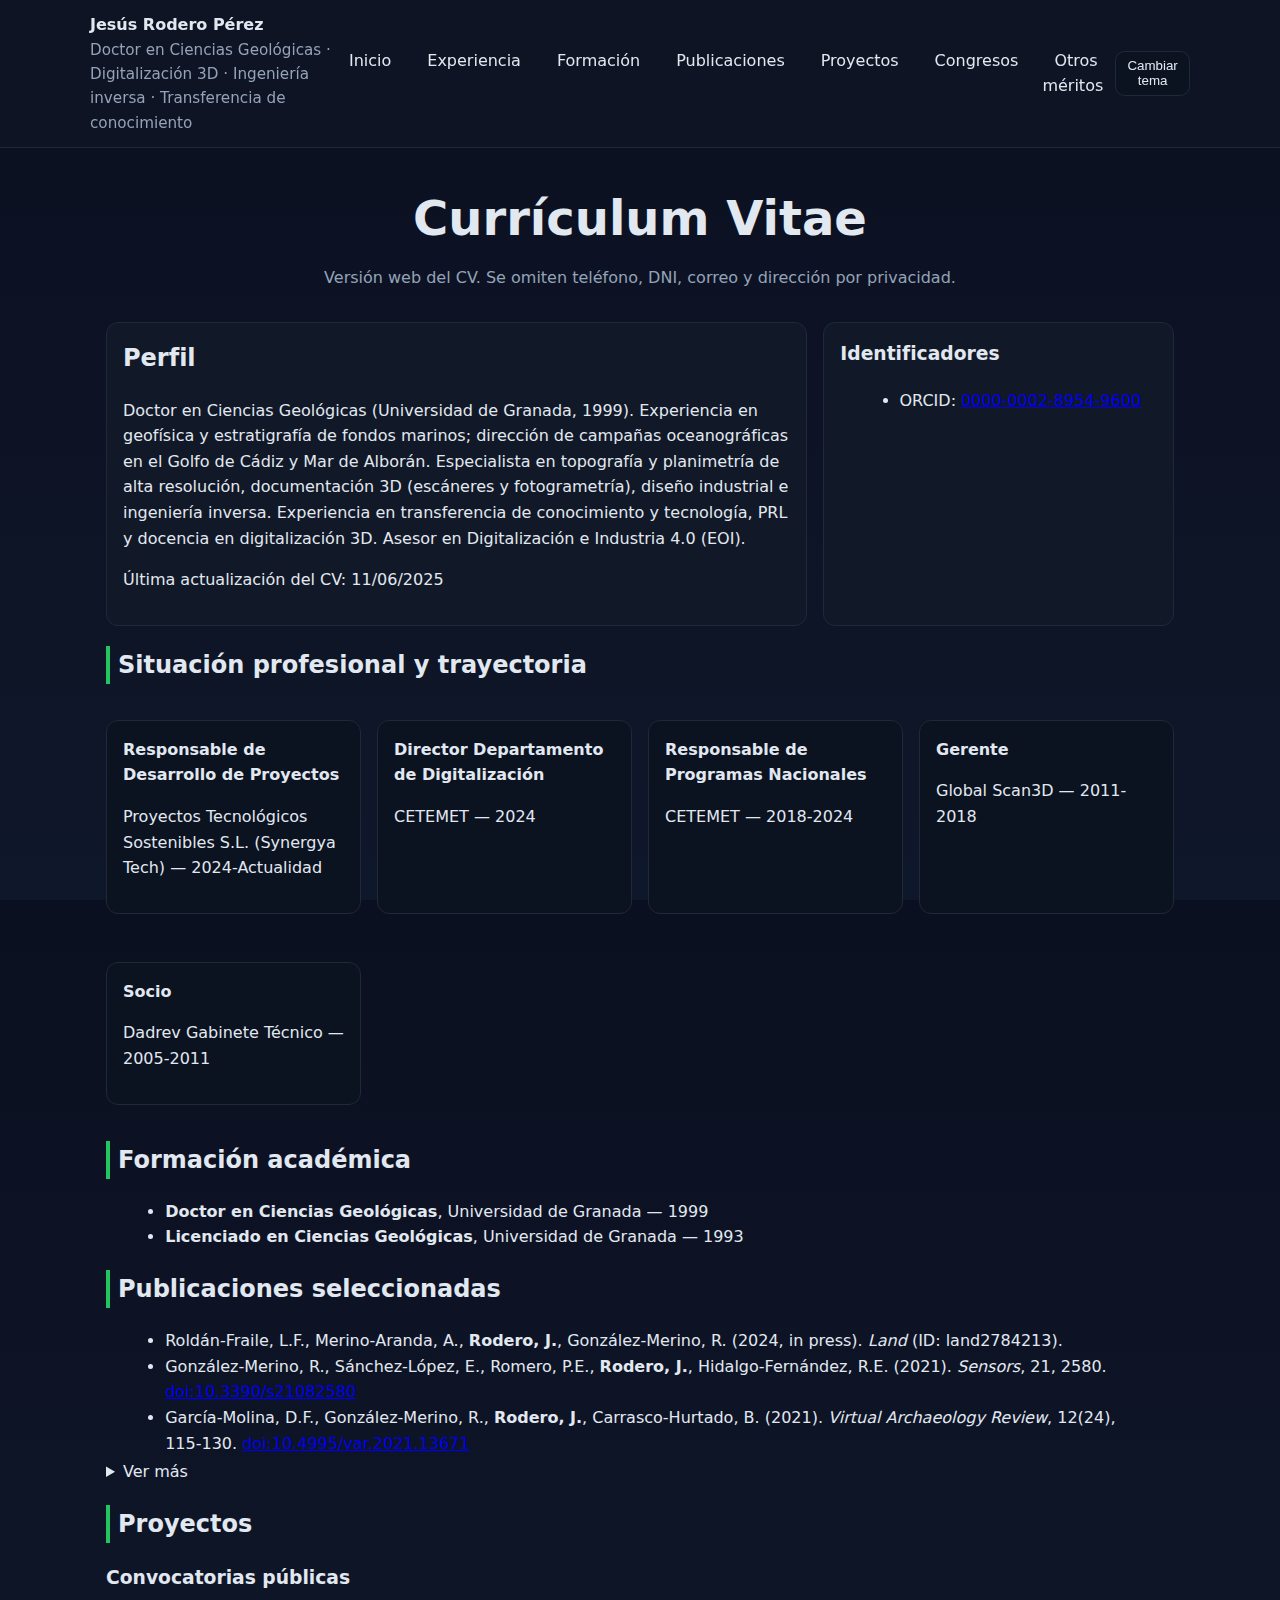
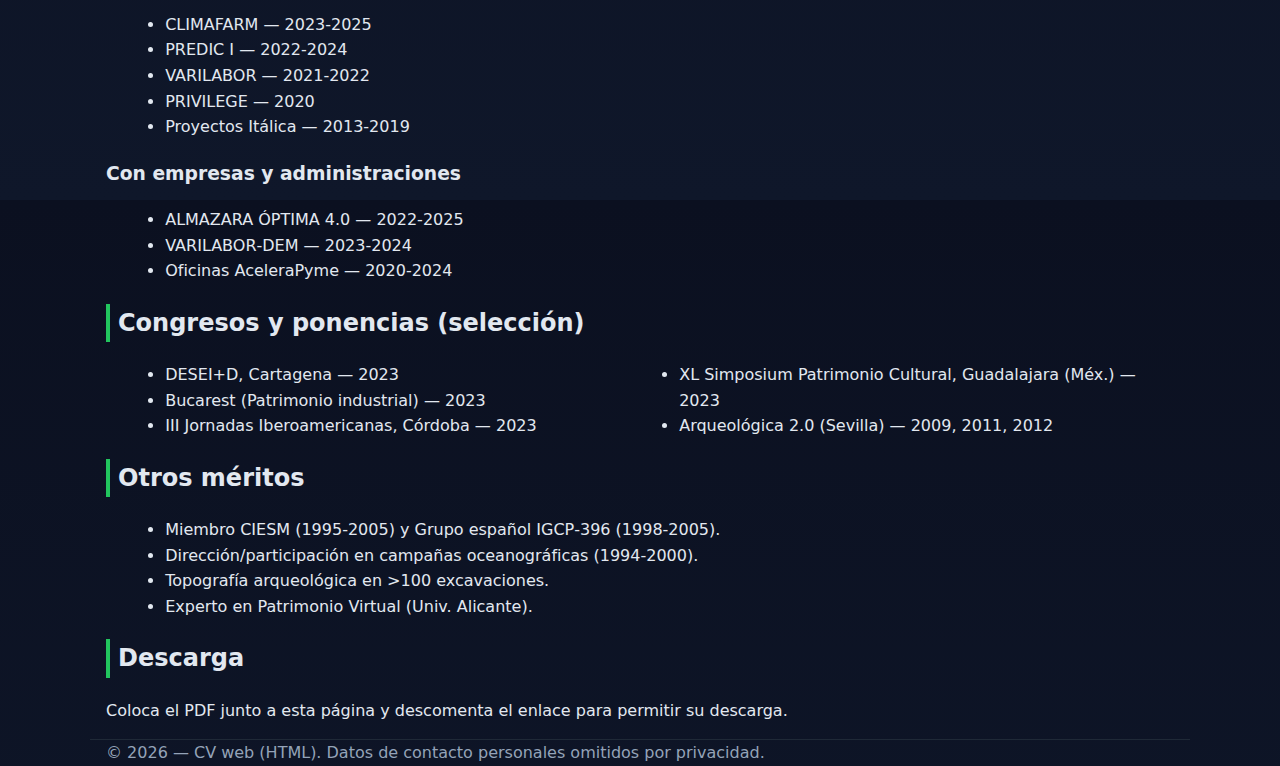
<file: CV_JRP_ed02/index.html>
<!doctype html>
<html lang="es">
<head>
  <meta charset="utf-8" />
  <meta name="viewport" content="width=device-width, initial-scale=1" />
  <title>CV — Jesús Rodero Pérez</title>
  <meta name="description" content="Currículum web de Jesús Rodero Pérez: geología, digitalización 3D, ingeniería inversa y transferencia de conocimiento." />
  <link rel="stylesheet" href="style.css" />
</head>
<body>
  <a class="sr-only" href="#contenido">Saltar al contenido</a>

  <header role="banner">
    <div class="container header-inner">
      <div aria-label="Marca del sitio">
        <strong>Jesús Rodero Pérez</strong>
        <div class="role">Doctor en Ciencias Geológicas · Digitalización 3D · Ingeniería inversa · Transferencia de conocimiento</div>
      </div>
      <nav aria-label="Principal">
        <ul>
          <li><a href="#inicio">Inicio</a></li>
          <li><a href="#experiencia">Experiencia</a></li>
          <li><a href="#formacion">Formación</a></li>
          <li><a href="#pubs">Publicaciones</a></li>
          <li><a href="#proyectos">Proyectos</a></li>
          <li><a href="#congresos">Congresos</a></li>
          <li><a href="#meritos">Otros méritos</a></li>
        </ul>
      </nav>
      <button class="mode-toggle" id="toggleTema" aria-pressed="false">Cambiar tema</button>
    </div>
  </header>

  <section class="hero container" id="inicio">
    <h1>Currículum Vitae</h1>
    <p>Versión web del CV. Se omiten teléfono, DNI, correo y dirección por privacidad.</p>
  </section>

  <main class="container" id="contenido">
    <div class="grid">
      <article aria-labelledby="perfil">
        <h2 id="perfil">Perfil</h2>
        <p>
          Doctor en Ciencias Geológicas (Universidad de Granada, 1999). Experiencia en geofísica y estratigrafía de fondos marinos; dirección de campañas oceanográficas en el Golfo de Cádiz y Mar de Alborán. Especialista en topografía y planimetría de alta resolución, documentación 3D (escáneres y fotogrametría), diseño industrial e ingeniería inversa. Experiencia en transferencia de conocimiento y tecnología, PRL y docencia en digitalización 3D. Asesor en Digitalización e Industria 4.0 (EOI).
        </p>
        <p class="meta">Última actualización del CV: 11/06/2025</p>
      </article>

      <aside aria-labelledby="identificadores">
        <h3 id="identificadores">Identificadores</h3>
        <ul>
          <li>ORCID: <a href="https://orcid.org/0000-0002-8954-9600" target="_blank" rel="noopener">0000-0002-8954-9600</a></li>
        </ul>
      </aside>
    </div>

    <section aria-labelledby="experiencia">
      <h2 id="experiencia">Situación profesional y trayectoria</h2>
      <div class="cards">
        <section class="card">
          <h4>Responsable de Desarrollo de Proyectos</h4>
          <p class="meta">Proyectos Tecnológicos Sostenibles S.L. (Synergya Tech) — 2024-Actualidad</p>
        </section>
        <section class="card">
          <h4>Director Departamento de Digitalización</h4>
          <p class="meta">CETEMET — 2024</p>
        </section>
        <section class="card">
          <h4>Responsable de Programas Nacionales</h4>
          <p class="meta">CETEMET — 2018-2024</p>
        </section>
        <section class="card">
          <h4>Gerente</h4>
          <p class="meta">Global Scan3D — 2011-2018</p>
        </section>
        <section class="card">
          <h4>Socio</h4>
          <p class="meta">Dadrev Gabinete Técnico — 2005-2011</p>
        </section>
      </div>
    </section>

    <section aria-labelledby="formacion">
      <h2 id="formacion">Formación académica</h2>
      <ul>
        <li><strong>Doctor en Ciencias Geológicas</strong>, Universidad de Granada — 1999</li>
        <li><strong>Licenciado en Ciencias Geológicas</strong>, Universidad de Granada — 1993</li>
      </ul>
    </section>

    <section aria-labelledby="pubs">
      <h2 id="pubs">Publicaciones seleccionadas</h2>
      <ul>
        <li>Roldán‑Fraile, L.F., Merino‑Aranda, A., <strong>Rodero, J.</strong>, González‑Merino, R. (2024, in press). <em>Land</em> (ID: land2784213).</li>
        <li>González‑Merino, R., Sánchez‑López, E., Romero, P.E., <strong>Rodero, J.</strong>, Hidalgo‑Fernández, R.E. (2021). <em>Sensors</em>, 21, 2580. <a href="https://doi.org/10.3390/s21082580" target="_blank" rel="noopener">doi:10.3390/s21082580</a></li>
        <li>García‑Molina, D.F., González‑Merino, R., <strong>Rodero, J.</strong>, Carrasco‑Hurtado, B. (2021). <em>Virtual Archaeology Review</em>, 12(24), 115‑130. <a href="https://doi.org/10.4995/var.2021.13671" target="_blank" rel="noopener">doi:10.4995/var.2021.13671</a></li>
      </ul>
      <details>
        <summary>Ver más</summary>
        <ul class="two-col">
          <li>Badorrey, E., Losada, M.A., <strong>Rodero, J.</strong> (2008). <em>Coastal Engineering</em>, 55(7‑8), 685‑700.</li>
          <li>Hernández‑Molina, F.J., et al., <strong>Rodero, J.</strong> (2003). <em>Geology</em>, 31, 19‑22.</li>
          <li>Somoza, L., et al., <strong>Rodero, J.</strong> (2003). <em>Marine Geology</em>, 195, 153‑176.</li>
          <li>Lobo, F.J., et al., <strong>Rodero, J.</strong> (2000). <em>Marine Geology</em>, 164, 91‑117.</li>
        </ul>
      </details>
    </section>

    <section aria-labelledby="proyectos">
      <h2 id="proyectos">Proyectos</h2>
      <h3>Convocatorias públicas</h3>
      <ul>
        <li>CLIMAFARM — 2023-2025</li>
        <li>PREDIC I — 2022-2024</li>
        <li>VARILABOR — 2021-2022</li>
        <li>PRIVILEGE — 2020</li>
        <li>Proyectos Itálica — 2013-2019</li>
      </ul>

      <h3>Con empresas y administraciones</h3>
      <ul>
        <li>ALMAZARA ÓPTIMA 4.0 — 2022-2025</li>
        <li>VARILABOR‑DEM — 2023-2024</li>
        <li>Oficinas AceleraPyme — 2020-2024</li>
      </ul>
    </section>

    <section aria-labelledby="congresos">
      <h2 id="congresos">Congresos y ponencias (selección)</h2>
      <ul class="two-col">
        <li>DESEI+D, Cartagena — 2023</li>
        <li>Bucarest (Patrimonio industrial) — 2023</li>
        <li>III Jornadas Iberoamericanas, Córdoba — 2023</li>
        <li>XL Simposium Patrimonio Cultural, Guadalajara (Méx.) — 2023</li>
        <li>Arqueológica 2.0 (Sevilla) — 2009, 2011, 2012</li>
      </ul>
    </section>

    <section aria-labelledby="meritos">
      <h2 id="meritos">Otros méritos</h2>
      <ul>
        <li>Miembro CIESM (1995-2005) y Grupo español IGCP‑396 (1998-2005).</li>
        <li>Dirección/participación en campañas oceanográficas (1994-2000).</li>
        <li>Topografía arqueológica en &gt;100 excavaciones.</li>
        <li>Experto en Patrimonio Virtual (Univ. Alicante).</li>
      </ul>
    </section>

    <section aria-labelledby="descarga">
      <h2 id="descarga">Descarga</h2>
      <p class="meta">Coloca el PDF junto a esta página y descomenta el enlace para permitir su descarga.</p>
      <p class="meta">
        <!-- <a href="CVA_JESUS RODERO_JUN2025.pdf" download>Descargar CV en PDF</a> -->
      </p>
    </section>
  </main>

  <footer class="container" role="contentinfo">
    © <span id="ano"></span> — CV web (HTML). Datos de contacto personales omitidos por privacidad.
  </footer>

  <script>
    // Año actual en footer
    document.getElementById('ano').textContent = new Date().getFullYear();

    // Modo oscuro / claro
    const btn = document.getElementById('toggleTema');
    btn.addEventListener('click', () => {
      const isLight = document.documentElement.classList.toggle('modo-claro');
      btn.setAttribute('aria-pressed', String(isLight));
    });
  </script>
</body>
</html>
</file>
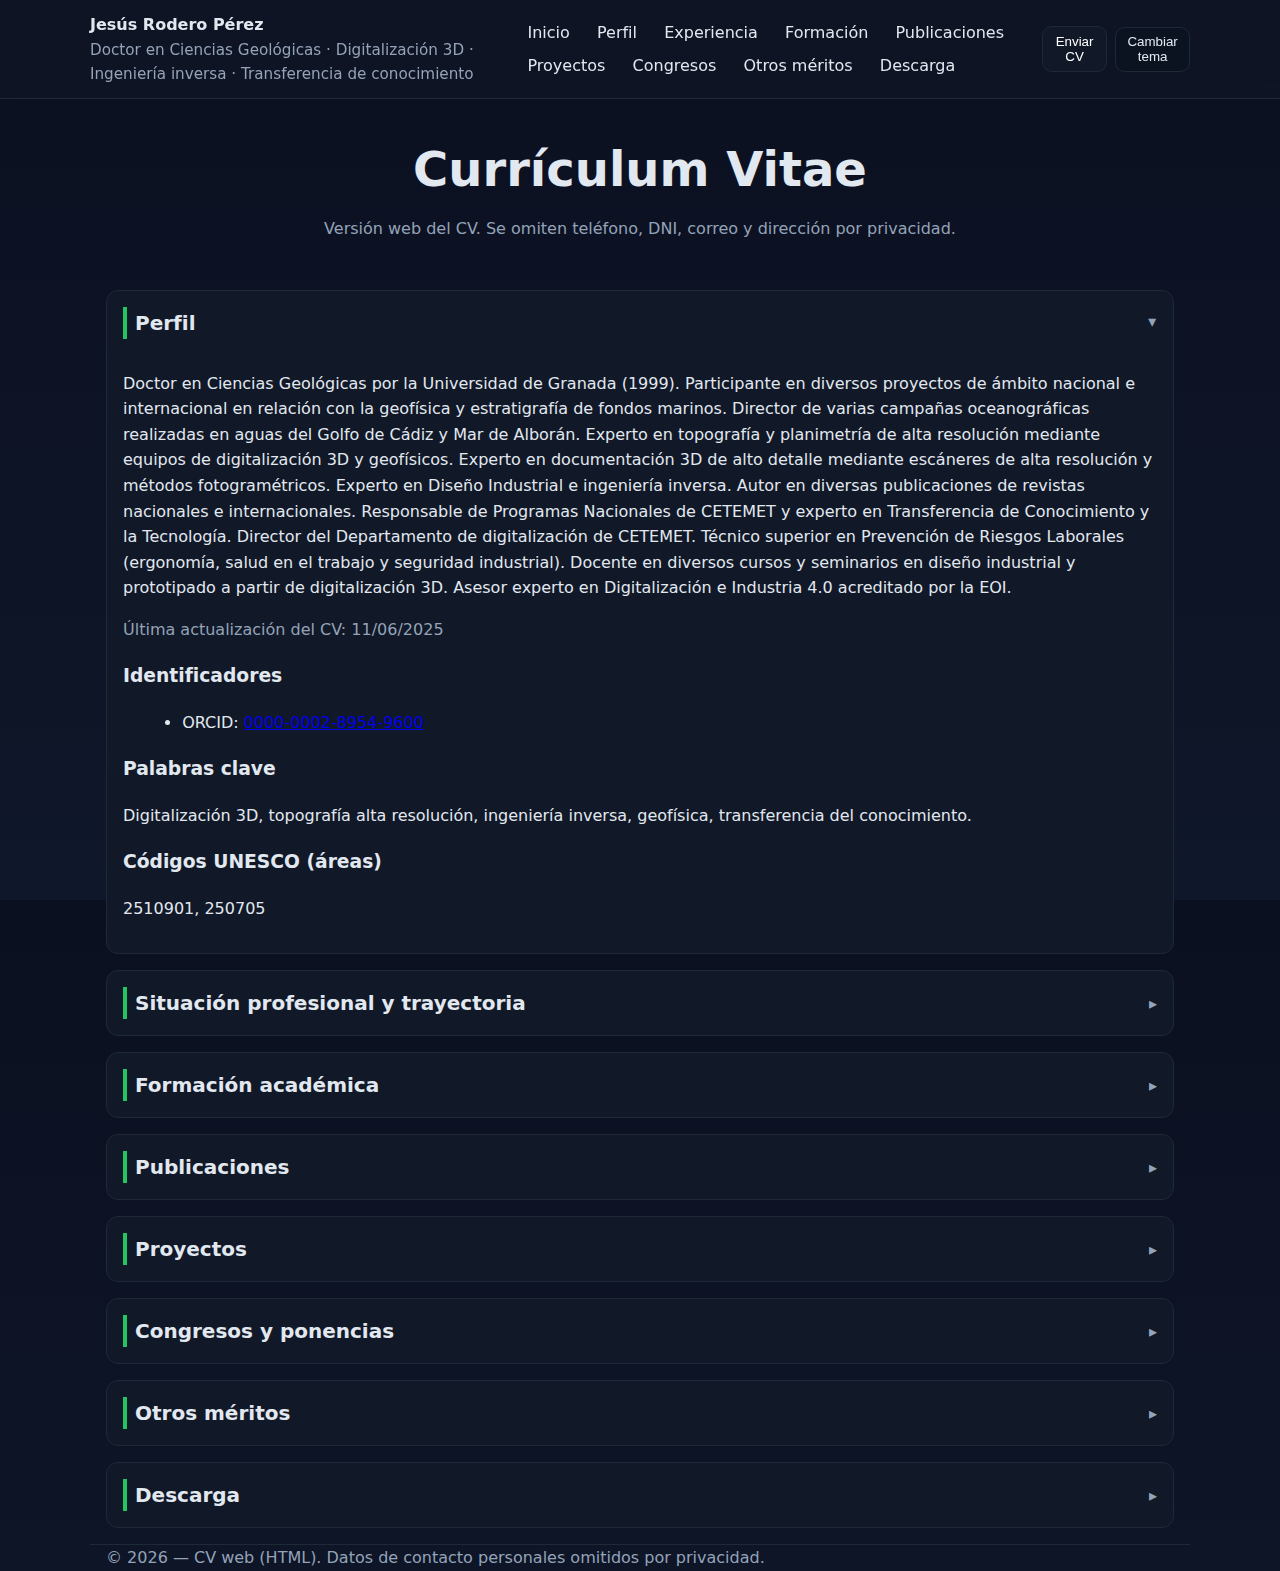
<file: CV_JRP_ed03/index.html>
<!doctype html>
<html lang="es">
<head>
  <meta charset="utf-8" />
  <meta name="viewport" content="width=device-width, initial-scale=1" />
  <title>CV — Jesús Rodero Pérez</title>
  <meta name="description" content="Currículum web de Jesús Rodero Pérez: geología, digitalización 3D, ingeniería inversa y transferencia de conocimiento." />
  <link rel="stylesheet" href="style.css" />
</head>
<body>
  <a class="sr-only" href="#contenido">Saltar al contenido</a>

  <header role="banner">
    <div class="container header-inner">
      <div aria-label="Marca del sitio">
        <strong>Jesús Rodero Pérez</strong>
        <div class="role">Doctor en Ciencias Geológicas · Digitalización 3D · Ingeniería inversa · Transferencia de conocimiento</div>
      </div>

      <nav aria-label="Principal">
        <ul>
          <li><a class="goto" href="#inicio">Inicio</a></li>
          <li><a class="goto" href="#perfil">Perfil</a></li>
          <li><a class="goto" href="#experiencia">Experiencia</a></li>
          <li><a class="goto" href="#formacion">Formación</a></li>
          <li><a class="goto" href="#publicaciones">Publicaciones</a></li>
          <li><a class="goto" href="#proyectos">Proyectos</a></li>
          <li><a class="goto" href="#congresos">Congresos</a></li>
          <li><a class="goto" href="#meritos">Otros méritos</a></li>
          <li><a class="goto" href="#descarga">Descarga</a></li>
        </ul>
      </nav>

      <div class="header-actions">
        <button id="btnEnviar" class="cv-button" aria-haspopup="dialog">Enviar CV</button>
        <button class="mode-toggle" id="toggleTema" aria-pressed="false" title="Cambiar tema">Cambiar tema</button>
      </div>
    </div>
  </header>

  <!-- Diálogo Enviar CV -->
  <dialog id="emailDialog" aria-labelledby="emailDialogTitle">
    <form method="dialog" class="dialog-form" id="emailForm" novalidate>
      <h3 id="emailDialogTitle">Enviar CV por email</h3>
      <p class="dialog-help">Introduce una dirección de correo. Se abrirá tu gestor de correo con un borrador y enlace al PDF.</p>
      <label for="emailInput">Email</label>
      <input id="emailInput" name="email" type="email" placeholder="persona@dominio.com" required />
      <p class="field-error" id="emailError" role="alert" aria-live="polite"></p>
      <div class="dialog-actions">
        <button value="cancel" class="btn-secondary" id="cancelDialog">Cancelar</button>
        <button id="sendCvBtn" class="btn-primary">Enviar</button>
      </div>
    </form>
  </dialog>

  <section class="hero container" id="inicio">
    <h1>Currículum Vitae</h1>
    <p>Versión web del CV. Se omiten teléfono, DNI, correo y dirección por privacidad.</p>
  </section>

  <main class="container" id="contenido">
    <!-- PERFIL -->
    <details class="accordion" id="perfil" open>
      <summary><h2>Perfil</h2></summary>
      <div class="accordion-content">
        <p>
          Doctor en Ciencias Geológicas por la Universidad de Granada (1999). Participante en diversos proyectos de ámbito nacional e internacional en relación con la geofísica y estratigrafía de fondos marinos. Director de varias campañas oceanográficas realizadas en aguas del Golfo de Cádiz y Mar de Alborán. Experto en topografía y planimetría de alta resolución mediante equipos de digitalización 3D y geofísicos. Experto en documentación 3D de alto detalle mediante escáneres de alta resolución y métodos fotogramétricos. Experto en Diseño Industrial e ingeniería inversa. Autor en diversas publicaciones de revistas nacionales e internacionales. Responsable de Programas Nacionales de CETEMET y experto en Transferencia de Conocimiento y la Tecnología. Director del Departamento de digitalización de CETEMET. Técnico superior en Prevención de Riesgos Laborales (ergonomía, salud en el trabajo y seguridad industrial). Docente en diversos cursos y seminarios en diseño industrial y prototipado a partir de digitalización 3D. Asesor experto en Digitalización e Industria 4.0 acreditado por la EOI.
        </p>
        <p class="meta">Última actualización del CV: 11/06/2025</p>
        <h3>Identificadores</h3>
        <ul>
          <li>ORCID: <a href="https://orcid.org/0000-0002-8954-9600" target="_blank" rel="noopener">0000-0002-8954-9600</a></li>
        </ul>
        <h3>Palabras clave</h3>
        <p>Digitalización 3D, topografía alta resolución, ingeniería inversa, geofísica, transferencia del conocimiento.</p>
        <h3>Códigos UNESCO (áreas)</h3>
        <p>2510901, 250705</p>
      </div>
    </details>

    <!-- EXPERIENCIA -->
    <details class="accordion" id="experiencia">
      <summary><h2>Situación profesional y trayectoria</h2></summary>
      <div class="accordion-content">
        <div class="cards">
          <section class="card">
            <h4>Responsable de Desarrollo de Proyectos</h4>
            <p class="meta">Proyectos Tecnológicos Sostenibles S.L. (Synergya Tech) — 2024–Actualidad</p>
          </section>
          <section class="card">
            <h4>Director Departamento de Digitalización</h4>
            <p class="meta">CETEMET — 2024</p>
          </section>
          <section class="card">
            <h4>Responsable de Programas Nacionales</h4>
            <p class="meta">CETEMET — 2018–2024</p>
          </section>
          <section class="card">
            <h4>Gerente</h4>
            <p class="meta">Global Scan3D — 2011–2018</p>
          </section>
          <section class="card">
            <h4>Socio</h4>
            <p class="meta">Dadrev Gabinete Técnico — 2005–2011</p>
          </section>
        </div>
      </div>
    </details>

    <!-- FORMACION -->
    <details class="accordion" id="formacion">
      <summary><h2>Formación académica</h2></summary>
      <div class="accordion-content">
        <ul>
          <li><strong>Doctor en Ciencias Geológicas</strong>, Universidad de Granada — 1999</li>
          <li><strong>Licenciado en Ciencias Geológicas</strong>, Universidad de Granada — 1993</li>
        </ul>
      </div>
    </details>

    <!-- PUBLICACIONES -->
    <details class="accordion" id="publicaciones">
      <summary><h2>Publicaciones</h2></summary>
      <div class="accordion-content">
        <ul class="two-col">
          <li>Roldán-Fraile, L.F., Merino-Aranda, A., <strong>Rodero, J.</strong> & Gonzáles-Merino, R. (2024, in press). The assessment of Geological and Mining-Industrial Heritage: The Cultural Landscape of Linares-La Carolina Mining District (Spain). <em>Land</em> (In press, ID: land2784213).</li>
          <li>González-Merino, R.; Sánchez-López, E.; Romero, P.E.; <strong>Rodero, J.</strong>; Hidalgo-Fernández, R.E. (2021). Low-Cost Prototype to Automate the 3D Digitization of Pieces. <em>Sensors</em>, 21, 2580. <a href="https://doi.org/10.3390/s21082580" target="_blank" rel="noopener">doi:10.3390/s21082580</a></li>
          <li>García-Molina, D.F., González-Merino, R., <strong>Rodero, J.</strong> & Carrasco-Hurtado, B. (2021). 3D documentation... Castle of Priego de Córdoba (Spain). <em>Virtual Archaeology Review</em>, 12(24), 115–130. <a href="https://doi.org/10.4995/var.2021.13671" target="_blank" rel="noopener">doi:10.4995/var.2021.13671</a></li>
          <li>Badorrey, E., Losada, M.A., <strong>Rodero, J.</strong> (2008). Sediment transport patterns... <em>Coastal Engineering</em>, 55(7–8), 685–700.</li>
          <li>Somoza, L., Maldonado, A., <strong>Rodero, J.</strong>, et al. (2007). Mapa Geológico de la Plataforma Continental... (IGME). Ministerio de Ciencia y Tecnología, Madrid.</li>
          <li>Avilés, A., <strong>Rodero, J.</strong>, Amores, V., et al. (2006). Factors controlling phosphorus speciation... <em>Journal of Hydrology</em>, 331(3–4), 396–408.</li>
          <li>Yebra, A., <strong>Rodero, J.</strong>, López-Galindo, A., Setti, M., Ortenzi, A. (2003). Mineral quantification by digital image analysis: I. Balkema, 1047–1050.</li>
          <li><strong>Rodero, J.</strong>, Yebra, A., López-Galindo (2003). Mineral quantification by digital image analysis: II. Balkema, 1015–1018.</li>
          <li>Fernández-Salas, L.M., Lobo, F.J., Hernández-Molina, F.J., Somoza, L., <strong>Rodero, J.</strong>, et al. (2003). High-resolution architecture... <em>Continental Shelf Research</em>, 23, 1037–1054.</li>
          <li>Somoza, L., Díaz del Río, V., León, R., Ivanov, M.K., Fernández-Puga, M.C., Gardner, J., Hernández-Molina, F.J., Pinheiro, L.M., <strong>Rodero, J.</strong>, et al. (2003). Seabed morphology and hydrocarbon seepage. <em>Marine Geology</em>, 195, 153–176.</li>
          <li>Hernández-Molina, F.J., Llave, E., Somoza, L., et al., <strong>Rodero, J.</strong> (2003). Looking for clues... <em>Geology</em>, 31, 19–22.</li>
          <li><strong>Rodero, J.</strong> & Maldonado, A. (2002). El papel de los estrechos... <em>VI Jornadas Españolas de Ingeniería de Costas y Puertos</em>, 1, 139–140.</li>
          <li>Lobo, F.J., Hernández-Molina, F.J., Somoza, L., <strong>Rodero, J.</strong>, Maldonado, A., Barnolas, A. (2000). Patterns of bottom current flow... <em>Marine Geology</em>, 164, 91–117.</li>
          <li><strong>Rodero, J.</strong>, Lobo, F.J., Hernández-Molina, F.J., Somoza, L., Maldonado, A. (2000). Analysis of undulate morphologies... Serv. Publi. Univ. Faro.</li>
          <li>Somoza, L., Díaz del Río, V., Hernández-Molina, F.J., León, R., Lobato, A., Alveirinho Dias, J.M., <strong>Rodero, J.</strong>, Medialdea, T. & TASYO Team (2000). New discovery of a mud volcano field... Serv. Publi. Univ. Faro.</li>
          <li>Maldonado, A. & <strong>Rodero, J.</strong> (2000). La evolución de los portales Atlántico–Mediterráneo... <em>Temas Geológico-Mineros</em>, ITGE, 30, 107–115.</li>
          <li>Nelson, C.H., Baraza, J., Maldonado, A., <strong>Rodero, J.</strong>, Escutia, C., Barber, J.H. Jr. (1999). Influence of the Atlantic inflow... <em>Marine Geology</em>, 155, 99–129.</li>
          <li>López-Galindo, A., <strong>Rodero, J.</strong> & Maldonado, A. (1999). Surface facies and sediment dispersal... <em>Marine Geology</em>, 155, 83–98.</li>
          <li><strong>Rodero, J.</strong>, Pallarés, L. & Maldonado, A. (1999). Late Quaternary seismic facies... <em>Marine Geology</em>, 155, 131–156.</li>
          <li><strong>Rodero, J.</strong> & Maldonado, A. (1998). Sedimentary processes controlled by the Mediterranean outflow... <em>Rapport du XXXIVe Congrès de la CIESM</em>, 35(1), 94–95.</li>
          <li>Maldonado, A., Nelson, C.H., <strong>Rodero, J.</strong> & Somoza, L. (1998). Evolution of the Gulf of Cadiz margin... <em>Rapport du XXXIVe Congrès de la CIESM</em>, 35(1), 82–83.</li>
          <li><strong>Rodero, J.</strong> & Maldonado, A. (1995). Bottom sediment distribution... <em>Rapport du XXXIVe Congrès de la CIESM</em>, 34, 115–115.</li>
          <li>Lobo, F.J., Hernández-Molina, F.J., <strong>Rodero, J.</strong> (1994). Los campos de ondas de arena... <em>Geogaceta</em>, 20(2), 420–423.</li>
          <li>Lobo, F.J., Hernández-Molina, F.J., Gutiérrez-Más, J.M. & <strong>Rodero, J.</strong> (1994). Caracterización de los procesos sedimentarios... <em>GAIA</em>, 8, 105–111.</li>
        </ul>
      </div>
    </details>

    <!-- PROYECTOS -->
    <details class="accordion" id="proyectos">
      <summary><h2>Proyectos</h2></summary>
      <div class="accordion-content">
        <h3>1) Convocatorias públicas</h3>
        <ul>
          <li>CLIMAFARM — 2023–2025</li>
          <li>PREDIC I — 2022–2024</li>
          <li>VARILABOR — 2021–2022</li>
          <li>PRIVILEGE — 2020</li>
          <li>Nova urbs Adriani (Itálica) — 2016–2019</li>
          <li>Geometría, Diseño y Modelos del Traianeum (HAR2013-46027-P) — 2013–2016</li>
          <li>Itálica. Nuevo horizonte Científico Tecnológico (P12-HUM-912) — 2014</li>
          <li>Análisis morfodinámico del litoral (REN2002-01038/MAR) — 2002–2005</li>
          <li>Arquitectura estratigráfica Plio–Cuaternario (CICYT) — 2002–2003</li>
          <li>Transferencia cuenca–litoral (A35/00) — 2001–2002</li>
          <li>HUMOR (UE) — 2001–2002</li>
          <li>IGCP 396 (UNESCO) — 1995–2000</li>
          <li>Geodinámica y Paleoceanografía (DGICYT) — 1997–1999</li>
          <li>MAR98/0209 – TASYO — 1996–1999</li>
          <li>Programa General Cartografía Plataforma Continental (Plan FOMAR/ITGE) — 1991–1995</li>
          <li>Plan GEODE (IGME) — 2006–2007</li>
        </ul>

        <h3>2) Con Empresas y/o Administraciones</h3>
        <ul>
          <li>PREDIC I (Olivar, AEI 16.1.3) — 2021–2024</li>
          <li>CLIMAFARM (AEI 16.1.2) — 2024–2025</li>
          <li>ALMAZARA ÓPTIMA 4.0 (Fases I–III, AEI) — 2022–2025</li>
          <li>VARILABOR–DEM (AEI / MRR — Tecnologías Digitales) — 2023–2024</li>
          <li>Oficina AceleraPyme Rural Córdoba — 2022–2024</li>
          <li>Oficina AceleraPyme Córdoba — 2020–2022</li>
          <li>Applicazioni delle analisi di immagine... (ENI SpA) — 1999–2001</li>
          <li>Procesos litorales Salobreña–Motril (APA-Motril) — 1999</li>
          <li>Geotécnicos Puerto de Gijón — 2001–2002</li>
          <li>Terminal Ro-Ro Puerto de Santa María — 2002–2003</li>
          <li>Gestión integrada cuenca del río Guadalfeo — 2003–2005</li>
        </ul>
      </div>
    </details>

    <!-- CONGRESOS -->
    <details class="accordion" id="congresos">
      <summary><h2>Congresos y ponencias</h2></summary>
      <div class="accordion-content">
        <ul class="two-col">
          <li>1º Simposio Margen Continental Ibérico Atlántico — 1994, Lisboa</li>
          <li>XXXIVe Congrès CIESM — 1995, La Valeta (Malta)</li>
          <li>2º Simposio Margen Continental Ibérico Atlántico — 1997, Cádiz</li>
          <li>XXXVe Congrès CIESM — 1998, Dubrovnik (Croacia)</li>
          <li>3º Simposio Margen Continental Ibérico Atlántico — 2000, Faro (Portugal)</li>
          <li>I.G.C.P. 396 — 2000, Río de Janeiro (Brasil)</li>
          <li>25º aniversario Comité Español P.I.G.C. — 2000, Cuenca</li>
          <li>Workshop HUMOR — 2001, Génova (Italia)</li>
          <li>Euroclay — 2003, Módena (Italia)</li>
          <li>Seventh Biennial SGA Meeting — 2003, Atenas (Grecia)</li>
          <li>IV Congrés Ibèric de Gestió i Planificació de l’Aigua — 2005, Tortosa</li>
          <li>I Congreso Internacional Arqueología e Informática Gráfica — 2009, Sevilla</li>
          <li>III Congreso Internacional ARQUEOLÓGICA 2.0 — 2011, Sevilla</li>
          <li>IV Congreso Internacional ARQUEOLÓGICA 2.0 — 2012, Sevilla</li>
          <li>X Congreso Internacional I+D en Defensa y Seguridad (DESEI+D) — 2023, Cartagena</li>
          <li>Conservación y reutilización del patrimonio industrial — 2023, Bucarest (Rumanía)</li>
          <li>III Jornadas Iberoamericanas Patrimonio Industrial — 2023, Córdoba (España)</li>
          <li>XL Simposium Internacional Nuevos Retos en Patrimonio Cultural — 2023, Guadalajara (México)</li>
        </ul>
      </div>
    </details>

    <!-- OTROS MÉRITOS -->
    <details class="accordion" id="meritos">
      <summary><h2>Otros méritos</h2></summary>
      <div class="accordion-content">
        <ul>
          <li>Miembro CIESM (1995–2005).</li>
          <li>Miembro Grupo Español IGCP–396 (UNESCO) (1998–2005).</li>
          <li>Dirección/participación en campañas oceanográficas (1994–2000).</li>
          <li>Planimetría y topografía en >100 excavaciones arqueológicas.</li>
          <li>Título de Experto en Nuevas Tecnologías aplicadas al Patrimonio Virtual (Universidad de Alicante).</li>
        </ul>
      </div>
    </details>

    <!-- DESCARGA -->
    <details class="accordion" id="descarga">
      <summary><h2>Descarga</h2></summary>
      <div class="accordion-content">
        <p class="meta">Puedes descargar el PDF (colócalo junto a esta página):</p>
        <p class="meta"><a href="CVA_JESUS RODERO_JUN2025.pdf" download>Descargar CV en PDF</a></p>
      </div>
    </details>
  </main>

  <footer class="container" role="contentinfo">
    © <span id="ano"></span> — CV web (HTML). Datos de contacto personales omitidos por privacidad.
  </footer>

  <script src="main.js" defer></script>
</body>
</html>
</file>
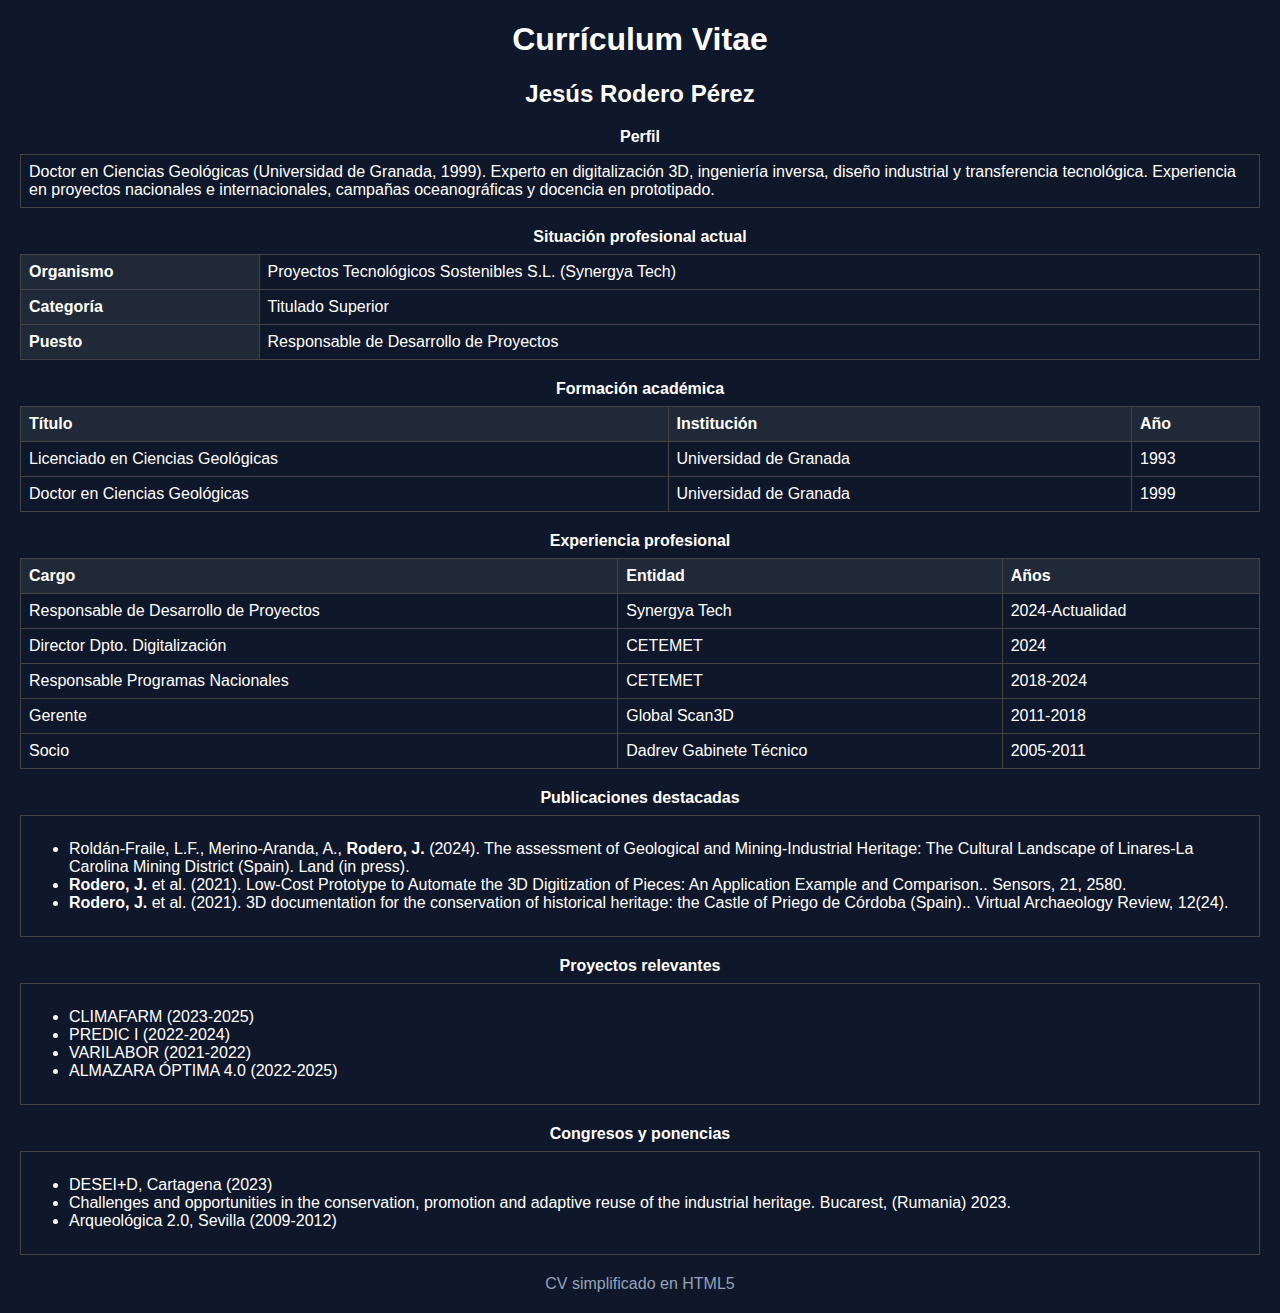
<file: CV_JRP.html>
<!doctype html>
<html lang="es">
<head>
  <meta charset="utf-8" />
  <meta name="viewport" content="width=device-width, initial-scale=1" />
  <title>CV — Jesús Rodero Pérez</title>
  <style>
    body {
      background-color: #0f172a;
      color: #ffffff;
      font-family: Arial, sans-serif;
      margin: 20px;
    }
    h1, h2 {
      text-align: center;
    }
    table {
      width: 100%;
      border-collapse: collapse;
      margin-bottom: 20px;
    }
    th, td {
      border: 1px solid #444;
      padding: 8px;
      text-align: left;
    }
    th {
      background-color: #1f2937;
    }
    caption {
      font-weight: bold;
      margin-bottom: 8px;
    }
  </style>
</head>
<body>
  <h1>Currículum Vitae</h1>
  <h2>Jesús Rodero Pérez</h2>

  <!-- Perfil -->
  <table>
    <caption>Perfil</caption>
    <tr>
      <td>
        Doctor en Ciencias Geológicas (Universidad de Granada, 1999). Experto en digitalización 3D, ingeniería inversa, diseño industrial y transferencia tecnológica. Experiencia en proyectos nacionales e internacionales, campañas oceanográficas y docencia en prototipado.
      </td>
    </tr>
  </table>

  <!-- Situación profesional -->
  <table>
    <caption>Situación profesional actual</caption>
    <tr><th>Organismo</th><td>Proyectos Tecnológicos Sostenibles S.L. (Synergya Tech)</td></tr>
    <tr><th>Categoría</th><td>Titulado Superior</td></tr>
    <tr><th>Puesto</th><td>Responsable de Desarrollo de Proyectos</td></tr>
  </table>

  <!-- Formación académica -->
  <table>
    <caption>Formación académica</caption>
    <tr><th>Título</th><th>Institución</th><th>Año</th></tr>
    <tr><td>Licenciado en Ciencias Geológicas</td><td>Universidad de Granada</td><td>1993</td></tr>
    <tr><td>Doctor en Ciencias Geológicas</td><td>Universidad de Granada</td><td>1999</td></tr>
  </table>

  <!-- Experiencia -->
  <table>
    <caption>Experiencia profesional</caption>
    <tr><th>Cargo</th><th>Entidad</th><th>Años</th></tr>
    <tr><td>Responsable de Desarrollo de Proyectos</td><td>Synergya Tech</td><td>2024-Actualidad</td></tr>
    <tr><td>Director Dpto. Digitalización</td><td>CETEMET</td><td>2024</td></tr>
    <tr><td>Responsable Programas Nacionales</td><td>CETEMET</td><td>2018-2024</td></tr>
    <tr><td>Gerente</td><td>Global Scan3D</td><td>2011-2018</td></tr>
    <tr><td>Socio</td><td>Dadrev Gabinete Técnico</td><td>2005-2011</td></tr>
  </table>

  <!-- Publicaciones -->
  <table>
    <caption>Publicaciones destacadas</caption>
    <tr><td>
      <ul>
        <li>Roldán-Fraile, L.F., Merino-Aranda, A., <strong>Rodero, J.</strong> (2024). The assessment of Geological and Mining-Industrial Heritage: The Cultural Landscape
of Linares-La Carolina Mining District (Spain). Land (in press).</li>
        <li><strong>Rodero, J.</strong> et al. (2021). Low-Cost Prototype to Automate the 3D Digitization of Pieces: An
Application Example and Comparison.. Sensors, 21, 2580.</li>
        <li><strong>Rodero, J.</strong> et al. (2021). 3D
documentation for the conservation of historical heritage: the Castle of Priego de
Córdoba (Spain).. Virtual Archaeology Review, 12(24).</li>
      </ul>
    </td></tr>
  </table>

  <!-- Proyectos -->
  <table>
    <caption>Proyectos relevantes</caption>
    <tr><td>
      <ul>
        <li>CLIMAFARM (2023-2025)</li>
        <li>PREDIC I (2022-2024)</li>
        <li>VARILABOR (2021-2022)</li>
        <li>ALMAZARA ÓPTIMA 4.0 (2022-2025)</li>
      </ul>
    </td></tr>
  </table>

  <!-- Congresos -->
  <table>
    <caption>Congresos y ponencias</caption>
    <tr><td>
      <ul>
        <li>DESEI+D, Cartagena (2023)</li>
        <li>Challenges and opportunities in the conservation, promotion and adaptive reuse of the
industrial heritage. Bucarest, (Rumania) 2023.</li>
        <li>Arqueológica 2.0, Sevilla (2009-2012)</li>
      </ul>
    </td></tr>
  </table>

  <footer style="text-align:center; margin-top:20px; color:#94a3b8;">
    CV simplificado en HTML5
  </footer>
  
</body>
</html>
</file>
<file: CV_JRP_ed02/style.css>
/* colores base */
:root{
  --color-bg: #0f172a;        /* slate-900 */
  --color-text: #e2e8f0;      /* slate-200 */
  --color-muted: #94a3b8;     /* slate-400 */
  --color-primary: #22c55e;   /* green-500 */
  --color-card: #111827;      /* gray-900 */
  --max-width: 1100px;
}

/* Tema claro alternativo (para ver si funciona)*/
.modo-claro{
  --color-bg: #f8fafc;
  --color-text: #0f172a;
  --color-muted: #334155;
  --color-card: #ffffff;
}

/* Fuentes */
* { box-sizing: border-box; }
html, body { height: 100%; }
body {
  margin: 0;
  font-family: system-ui, -apple-system, Segoe UI, Roboto, 'Helvetica Neue', Arial, sans-serif;
  background: linear-gradient(180deg, #0b1020 0%, var(--color-bg) 100%);
  color: var(--color-text);
  line-height: 1.6;
}

/* Aspecto */
.container {
  max-width: var(--max-width);
  margin: 0 auto;
  padding: 0 1rem;
}
header {
  border-bottom: 1px solid #1f2937;
  background: rgba(17,24,39,.6);
  backdrop-filter: blur(6px);
  position: sticky;
  top: 0;
  z-index: 10;
}
.header-inner {
  display: flex;
  align-items: center;
  justify-content: space-between;
  padding: 0.75rem 0;
}
.role { color: var(--color-muted); font-size: .95rem; }
nav ul {
  list-style: none;
  display: flex;
  gap: .75rem;
  margin: 0;
  padding: 0;
}
nav a {
  color: var(--color-text);
  text-decoration: none;
  padding: .5rem .75rem;
  border-radius: .5rem;
}
nav a:focus-visible, nav a:hover {
  outline: none;
  background-color: #1f2937;
}

/* Hero */
.hero { padding: 2rem 0 1rem; text-align: center; }
.hero h1 { font-size: clamp(2rem, 4vw, 3rem); margin: 0 0 .5rem; }
.hero p { color: var(--color-muted); max-width: 70ch; margin: 0 auto 1rem; }

/* Grid principal */
.grid { display: grid; grid-template-columns: 1fr; gap: 1rem; }
@media (min-width: 900px) { .grid { grid-template-columns: 2fr 1fr; } }
article, aside { background: var(--color-card); border: 1px solid #1f2937; border-radius: .75rem; padding: 1rem; }
article h2, aside h3 { margin-top: 0; }

/* Cards */
.cards { display: grid; grid-template-columns: repeat(auto-fit, minmax(220px, 1fr)); gap: 1rem; margin-top: 1rem; }
.card { background: #0b1220; border: 1px solid #1f2937; border-radius: .75rem; padding: 1rem; }
.card h4 { margin: 0 0 .5rem; }

/* Section blocks */
section { margin: 1rem 0; }
section h2 { border-left: 4px solid var(--color-primary); padding-left: .5rem; }

/* Lists */
ul { margin: .2rem 0 .2rem 1.2rem; }
.two-col{ columns:1; column-gap:1.2rem }
@media(min-width:700px){ .two-col{ columns:2; } }

/* Footer */
footer { border-top: 1px solid #1f2937; color: var(--color-muted); padding: 1rem 0 2rem; }

/* Accesibilidad */
:focus-visible { outline: 2px solid var(--color-primary); outline-offset: 3px; }
.sr-only { position: absolute !important; width: 1px; height: 1px; padding: 0; margin: -1px; overflow: hidden; clip: rect(0,0,0,0); white-space: nowrap; border: 0; }

/* Botón modo */
.mode-toggle { border: 1px solid #1f2937; background: #0b1220; color: var(--color-text); border-radius: .6rem; padding: .4rem .7rem; cursor: pointer; }
.modo-claro .mode-toggle { background: #ffffff; color: #0f172a; }
</file>
<file: CV_JRP_ed03/style.css>
/* colores base */
:root{
  --color-bg: #0f172a; /* slate-900 */
  --color-text: #e2e8f0; /* slate-200 */
  --color-muted: #94a3b8; /* slate-400 */
  --color-primary: #22c55e; /* green-500 */
  --color-card: #111827; /* gray-900 */
  --max-width: 1100px;
  --orange-light: #FDBA74; /* naranja claro para hover */
}

/* Tema claro alternativo (para ver si funciona)*/
.modo-claro{
  --color-bg: #f8fafc;
  --color-text: #0f172a;
  --color-muted: #334155;
  --color-card: #ffffff;
}

/* Fuentes */
* { box-sizing: border-box; }
html, body { height: 100%; }
body {
  margin: 0;
  font-family: system-ui, -apple-system, Segoe UI, Roboto, 'Helvetica Neue', Arial, sans-serif;
  background: linear-gradient(180deg, #0b1020 0%, var(--color-bg) 100%);
  color: var(--color-text);
  line-height: 1.6;
}

/* Aspecto */
.container { max-width: var(--max-width); margin: 0 auto; padding: 0 1rem; }
header {
  border-bottom: 1px solid #1f2937;
  background: rgba(17,24,39,.6);
  backdrop-filter: blur(6px);
  position: sticky; top: 0; z-index: 10;
}
.header-inner { display: flex; align-items: center; justify-content: space-between; padding: 0.75rem 0; gap: .75rem; }
.role { color: var(--color-muted); font-size: .95rem; }
nav ul { list-style: none; display: flex; gap: .5rem; margin: 0; padding: 0; flex-wrap: wrap; }
nav a { color: var(--color-text); text-decoration: none; padding: .5rem .6rem; border-radius: .5rem; }
nav a:focus-visible, nav a:hover { outline: none; background-color: #1f2937; }

.header-actions { display: flex; align-items: center; gap: .5rem; }

/* Botón Enviar CV */
.cv-button {
  background: #111827; color: #ffffff; border: 1px solid #1f2937;
  border-radius: .6rem; padding: .45rem .8rem; cursor: pointer;
  transition: background-color .2s ease, color .2s ease, transform .05s ease;
}
.cv-button:hover, .cv-button:focus-visible { background: var(--orange-light); color: #111827; }
.cv-button:active { transform: translateY(1px); }

/* Botón modo */
.mode-toggle {
  border: 1px solid #1f2937; background: #0b1220; color: var(--color-text);
  border-radius: .6rem; padding: .4rem .7rem; cursor: pointer;
}
.modo-claro .mode-toggle { background: #ffffff; color: #0f172a; }

/* Hero */
.hero { padding: 2rem 0 1rem; text-align: center; }
.hero h1 { font-size: clamp(2rem, 4vw, 3rem); margin: 0 0 .5rem; }
.hero p { color: var(--color-muted); max-width: 70ch; margin: 0 auto 1rem; }

/* Grid principal (si lo necesitaras en futuras versiones) */
.grid { display: grid; grid-template-columns: 1fr; gap: 1rem; }
@media (min-width: 900px) { .grid { grid-template-columns: 2fr 1fr; } }

article, aside { background: var(--color-card); border: 1px solid #1f2937; border-radius: .75rem; padding: 1rem; }
article h2, aside h3 { margin-top: 0; }

/* Cards */
.cards { display: grid; grid-template-columns: repeat(auto-fit, minmax(220px, 1fr)); gap: 1rem; margin-top: 1rem; }
.card { background: #0b1220; border: 1px solid #1f2937; border-radius: .75rem; padding: 1rem; }
.card h4 { margin: 0 0 .5rem; }

/* Accordion (secciones desplegables) */
.accordion {
  background: var(--color-card);
  border: 1px solid #1f2937;
  border-radius: .75rem;
  margin: 1rem 0;
  overflow: clip;
}
.accordion > summary {
  list-style: none; cursor: pointer; padding: 1rem; user-select: none;
  display: flex; align-items: center; gap: .6rem;
}
.accordion > summary::-webkit-details-marker { display: none; }
.accordion > summary h2 { margin: 0; border-left: 4px solid var(--color-primary); padding-left: .5rem; font-size: 1.25rem; }
.accordion > summary::after {
  content: "▸"; margin-left: auto; color: var(--color-muted); transition: transform .2s ease;
}
.accordion[open] > summary::after { transform: rotate(90deg); }
.accordion-content { padding: 0 1rem 1rem; }

section h2, .accordion h2 { border-left: 4px solid var(--color-primary); padding-left: .5rem; }

/* Lists */
ul { margin: .2rem 0 .2rem 1.2rem; }
.two-col{ columns:1; column-gap:1.2rem }
@media(min-width:700px){ .two-col{ columns:2; } }

.meta { color: var(--color-muted); }

/* Footer */
footer { border-top: 1px solid #1f2937; color: var(--color-muted); padding: 1rem 0 2rem; }

/* Accesibilidad */
:focus-visible { outline: 2px solid var(--color-primary); outline-offset: 3px; }
.sr-only { position: absolute !important; width: 1px; height: 1px; padding: 0; margin: -1px; overflow: hidden; clip: rect(0,0,0,0); white-space: nowrap; border: 0; }

/* Dialog */
dialog::backdrop { background: rgb(0 0 0 / .55); }
dialog {
  border: 1px solid #1f2937; border-radius: .75rem; padding: 1rem 1rem 0.75rem; max-width: 420px;
  background: var(--color-card); color: var(--color-text);
}
.dialog-form { display: grid; gap: .6rem; }
.dialog-form h3 { margin: 0; }
.dialog-help { color: var(--color-muted); margin: 0; }
.dialog-form label { font-weight: 600; }
.dialog-form input[type="email"] {
  width: 100%; border: 1px solid #334155; background: #0b1220; color: var(--color-text);
  border-radius: .5rem; padding: .5rem .6rem;
}
.field-error { color: #fca5a5; min-height: 1.25rem; margin: 0; }
.dialog-actions { display: flex; justify-content: flex-end; gap: .5rem; margin-top: .25rem; }
.btn-secondary, .btn-primary { border-radius: .6rem; padding: .45rem .8rem; cursor: pointer; border: 1px solid #1f2937; }
.btn-secondary { background: transparent; color: var(--color-text); }
.btn-secondary:hover, .btn-secondary:focus-visible { background: #1f2937; }
.btn-primary { background: #111827; color: #ffffff; }
.btn-primary:hover, .btn-primary:focus-visible { background: var(--orange-light); color: #111827; }
</file>
